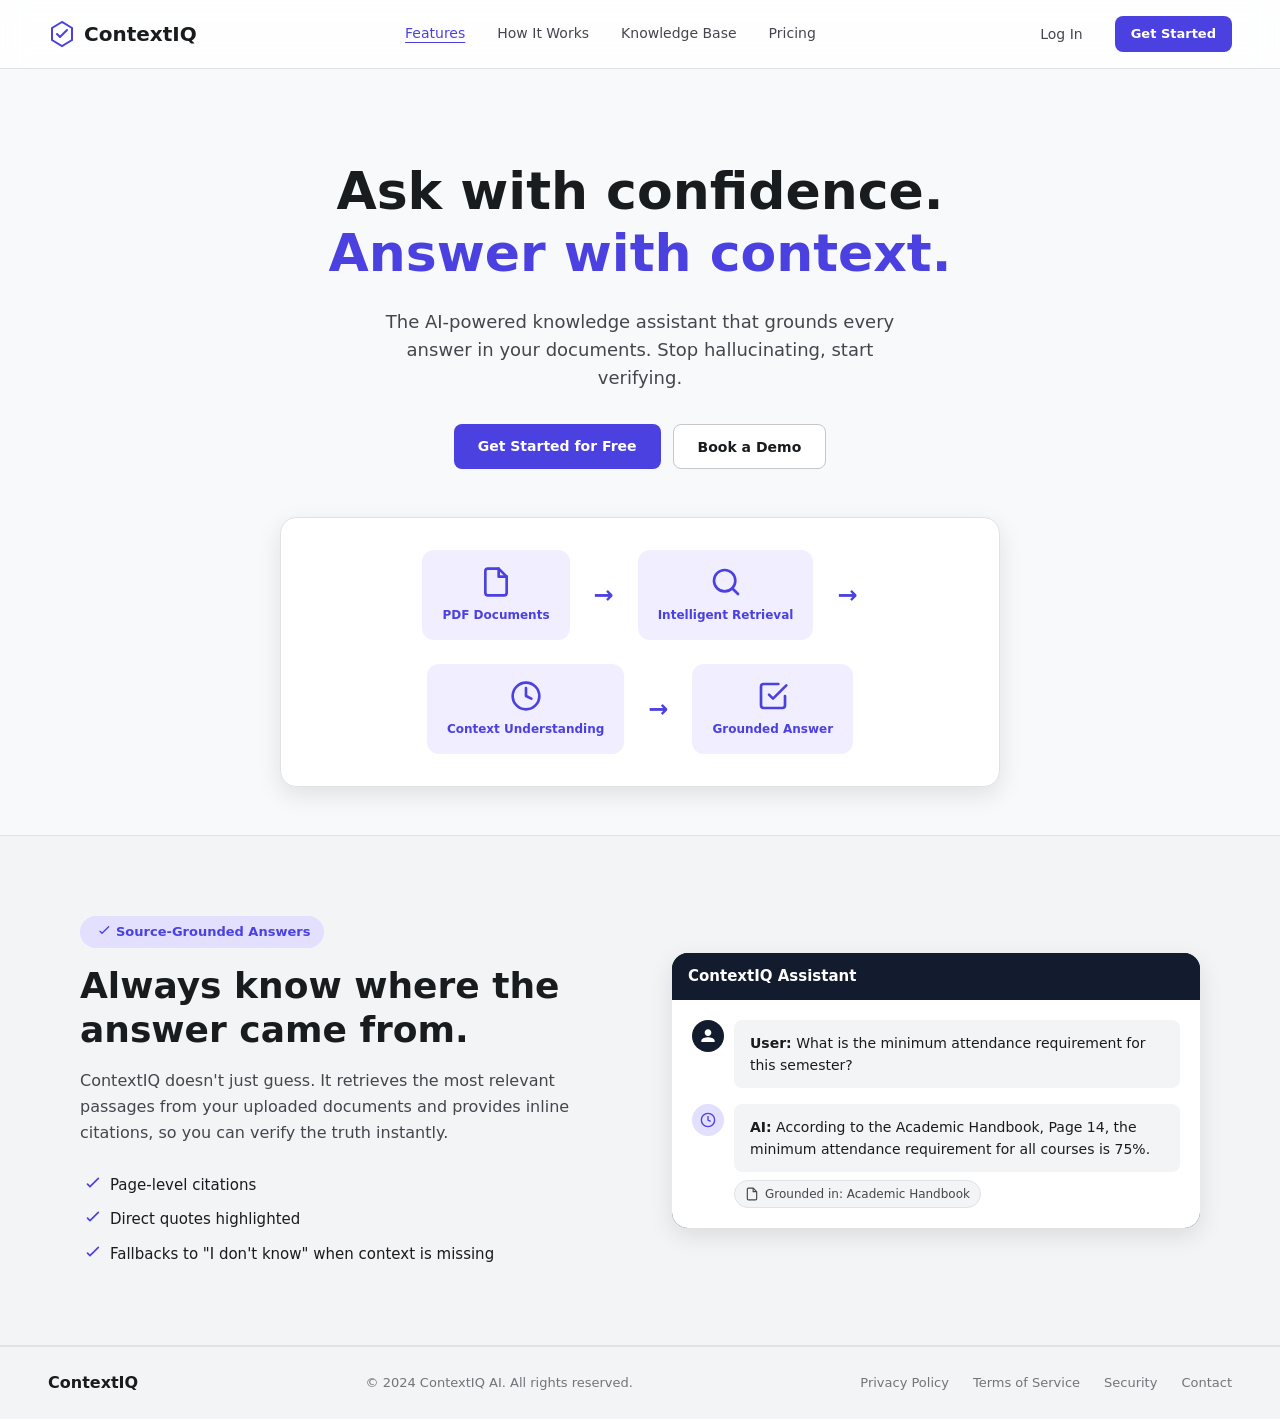
<file: frontend/index.html>
<!DOCTYPE html>
<html lang="en">
<head>
  <meta charset="UTF-8">
  <meta name="viewport" content="width=device-width, initial-scale=1.0">
  <meta name="description" content="ContextIQ — The AI-powered knowledge assistant that grounds every answer in your documents.">
  <title>ContextIQ — AI-Powered Knowledge Assistant</title>
  <link rel="stylesheet" href="css/styles.css">
</head>
<body>

  <!-- ==================== TOP NAV ==================== -->
  <nav class="landing-nav" role="navigation" aria-label="Main navigation">
    <a href="index.html" class="logo" aria-label="ContextIQ Home">
      <svg viewBox="0 0 28 28" fill="none" xmlns="http://www.w3.org/2000/svg"><path d="M14 2L4 8v12l10 6 10-6V8L14 2z" stroke="#4b41e1" stroke-width="2" fill="none"/><path d="M9 14l3 3 7-7" stroke="#4b41e1" stroke-width="2" stroke-linecap="round" stroke-linejoin="round"/></svg>
      ContextIQ
    </a>
    <div class="nav-links">
      <a href="#features" class="active">Features</a>
      <a href="#how-it-works">How It Works</a>
      <a href="knowledge-base.html">Knowledge Base</a>
      <a href="#pricing">Pricing</a>
    </div>
    <div class="nav-right">
      <button class="login-btn" aria-label="Log In">Log In</button>
      <a href="workspace.html" class="btn btn-primary btn-sm">Get Started</a>
    </div>
  </nav>

  <!-- ==================== MAIN ==================== -->
  <main class="landing-main">

    <!-- ---- Hero ---- -->
    <section class="hero" id="features">
      <h1 class="hero-headline">
        Ask with confidence.<br>
        <span class="accent">Answer with context.</span>
      </h1>
      <p class="hero-sub">
        The AI-powered knowledge assistant that grounds every answer in your documents. Stop hallucinating, start verifying.
      </p>
      <div class="hero-actions">
        <a href="workspace.html" class="btn btn-primary">Get Started for Free</a>
        <button class="btn btn-outline">Book a Demo</button>
      </div>

      <!-- Hero Visual — Pipeline -->
      <div class="hero-visual" id="how-it-works">
        <div class="hero-visual-inner">
          <div class="pipeline-step">
            <svg viewBox="0 0 24 24" fill="none" stroke="currentColor" stroke-width="2" stroke-linecap="round" stroke-linejoin="round"><path d="M14 2H6a2 2 0 00-2 2v16a2 2 0 002 2h12a2 2 0 002-2V8z"/><polyline points="14 2 14 8 20 8"/></svg>
            <span>PDF Documents</span>
          </div>
          <span class="pipeline-arrow">&rarr;</span>
          <div class="pipeline-step">
            <svg viewBox="0 0 24 24" fill="none" stroke="currentColor" stroke-width="2" stroke-linecap="round" stroke-linejoin="round"><circle cx="11" cy="11" r="8"/><path d="M21 21l-4.35-4.35"/></svg>
            <span>Intelligent Retrieval</span>
          </div>
          <span class="pipeline-arrow">&rarr;</span>
          <div class="pipeline-step">
            <svg viewBox="0 0 24 24" fill="none" stroke="currentColor" stroke-width="2" stroke-linecap="round" stroke-linejoin="round"><path d="M12 2a10 10 0 1010 10A10 10 0 0012 2z"/><path d="M12 6v6l4 2"/></svg>
            <span>Context Understanding</span>
          </div>
          <span class="pipeline-arrow">&rarr;</span>
          <div class="pipeline-step">
            <svg viewBox="0 0 24 24" fill="none" stroke="currentColor" stroke-width="2" stroke-linecap="round" stroke-linejoin="round"><path d="M9 11l3 3L22 4"/><path d="M21 12v7a2 2 0 01-2 2H5a2 2 0 01-2-2V5a2 2 0 012-2h11"/></svg>
            <span>Grounded Answer</span>
          </div>
        </div>
      </div>
    </section>

    <!-- ---- Trust / Source-Grounded ---- -->
    <section class="trust-section">
      <div class="trust-inner">
        <div class="trust-left">
          <div class="trust-badge">
            <svg viewBox="0 0 24 24" fill="none" stroke="currentColor" stroke-width="2" stroke-linecap="round" stroke-linejoin="round"><path d="M9 11l3 3L22 4"/></svg>
            Source-Grounded Answers
          </div>
          <h2 class="trust-heading">Always know where the answer came from.</h2>
          <p class="trust-desc">
            ContextIQ doesn't just guess. It retrieves the most relevant passages from your uploaded documents and provides inline citations, so you can verify the truth instantly.
          </p>
          <ul class="trust-features">
            <li>
              <svg viewBox="0 0 24 24" fill="none" stroke="currentColor" stroke-width="2" stroke-linecap="round" stroke-linejoin="round"><path d="M9 11l3 3L22 4"/></svg>
              Page-level citations
            </li>
            <li>
              <svg viewBox="0 0 24 24" fill="none" stroke="currentColor" stroke-width="2" stroke-linecap="round" stroke-linejoin="round"><path d="M9 11l3 3L22 4"/></svg>
              Direct quotes highlighted
            </li>
            <li>
              <svg viewBox="0 0 24 24" fill="none" stroke="currentColor" stroke-width="2" stroke-linecap="round" stroke-linejoin="round"><path d="M9 11l3 3L22 4"/></svg>
              Fallbacks to "I don't know" when context is missing
            </li>
          </ul>
        </div>
        <div class="trust-right">
          <div class="trust-preview">
            <div class="trust-preview-bar">ContextIQ Assistant</div>
            <div class="trust-preview-body">
              <div class="preview-msg">
                <div class="preview-avatar user-av">
                  <svg width="16" height="16" viewBox="0 0 24 24" fill="currentColor"><path d="M12 12c2.7 0 5-2.3 5-5s-2.3-5-5-5-5 2.3-5 5 2.3 5 5 5zm0 2c-3.3 0-10 1.7-10 5v2h20v-2c0-3.3-6.7-5-10-5z"/></svg>
                </div>
                <div class="preview-bubble"><strong>User:</strong> What is the minimum attendance requirement for this semester?</div>
              </div>
              <div class="preview-msg">
                <div class="preview-avatar ai-av">
                  <svg width="16" height="16" viewBox="0 0 24 24" fill="none" stroke="currentColor" stroke-width="2"><path d="M12 2a10 10 0 1010 10A10 10 0 0012 2z"/><path d="M12 6v6l4 2"/></svg>
                </div>
                <div>
                  <div class="preview-bubble"><strong>AI:</strong> According to the Academic Handbook, Page 14, the minimum attendance requirement for all courses is 75%.</div>
                  <div class="preview-source">
                    <svg viewBox="0 0 24 24" fill="none" stroke="currentColor" stroke-width="2"><path d="M14 2H6a2 2 0 00-2 2v16a2 2 0 002 2h12a2 2 0 002-2V8z"/><polyline points="14 2 14 8 20 8"/></svg>
                    Grounded in: Academic Handbook
                  </div>
                </div>
              </div>
            </div>
          </div>
        </div>
      </div>
    </section>

  </main>

  <!-- ==================== FOOTER ==================== -->
  <footer class="landing-footer">
    <div class="logo" style="font-size:16px;font-weight:700;">ContextIQ</div>
    <span class="footer-copy">&copy; 2024 ContextIQ AI. All rights reserved.</span>
    <div class="footer-links">
      <a href="#">Privacy Policy</a>
      <a href="#">Terms of Service</a>
      <a href="#">Security</a>
      <a href="#">Contact</a>
    </div>
  </footer>

</body>
</html>
</file>
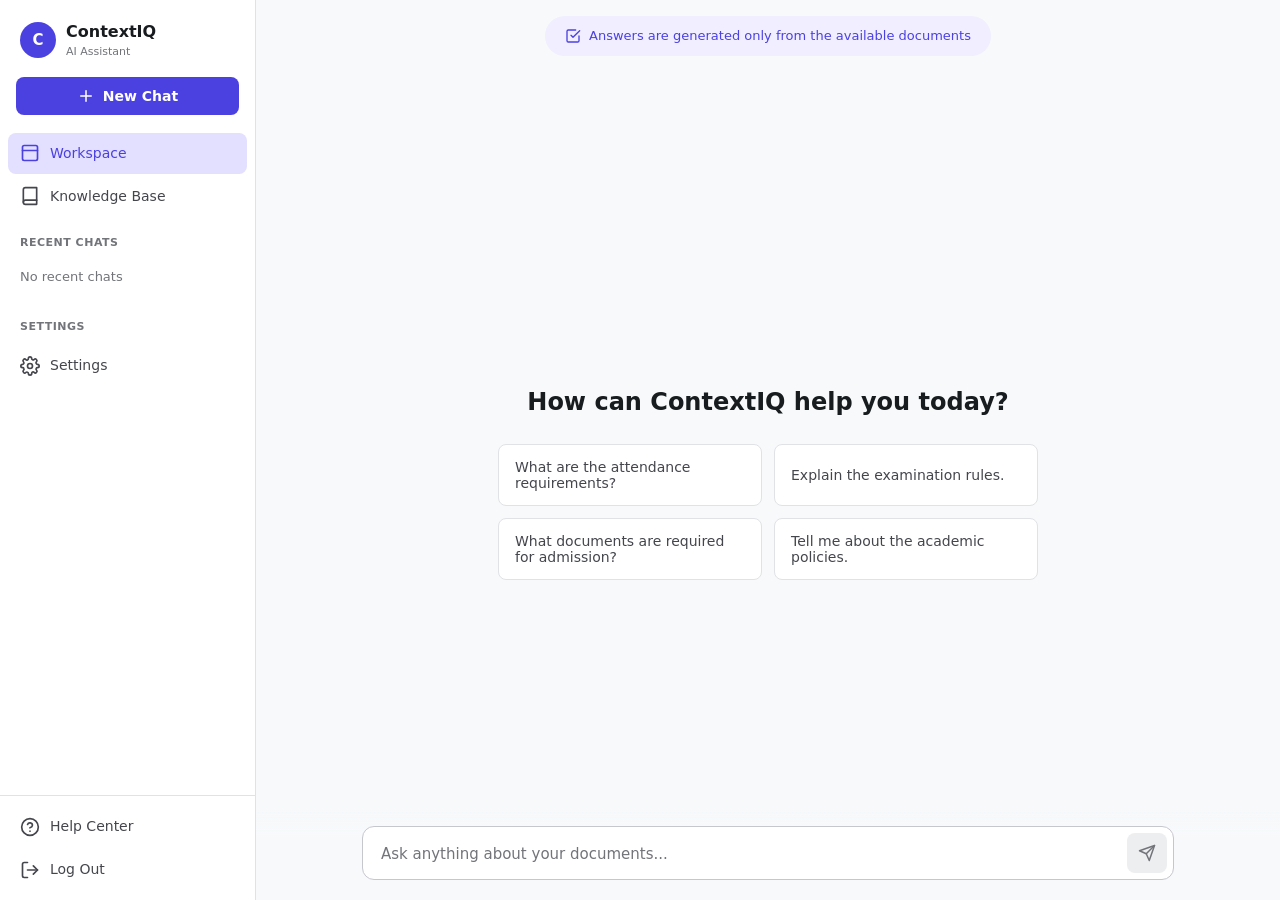
<file: frontend/workspace.html>
<!DOCTYPE html>
<html lang="en">
<head>
  <meta charset="UTF-8">
  <meta name="viewport" content="width=device-width, initial-scale=1.0">
  <meta name="description" content="ContextIQ Workspace — Ask questions grounded in your uploaded documents.">
  <title>Workspace — ContextIQ</title>
  <link rel="stylesheet" href="css/styles.css">
</head>
<body>

  <!-- ==================== MOBILE HEADER ==================== -->
  <div class="mobile-header">
    <button class="hamburger btn-icon" id="mobileMenuBtn" aria-label="Open menu">
      <svg width="24" height="24" viewBox="0 0 24 24" fill="none" stroke="currentColor" stroke-width="2" stroke-linecap="round"><line x1="3" y1="6" x2="21" y2="6"/><line x1="3" y1="12" x2="21" y2="12"/><line x1="3" y1="18" x2="21" y2="18"/></svg>
    </button>
    <span class="mobile-brand">ContextIQ</span>
  </div>

  <!-- ==================== SIDEBAR OVERLAY ==================== -->
  <div class="sidebar-overlay" id="sidebarOverlay"></div>

  <!-- ==================== SIDEBAR ==================== -->
  <aside class="sidebar" id="sidebar" role="navigation" aria-label="Sidebar navigation">
    <div class="sidebar-header">
      <a href="index.html" class="sidebar-logo-icon" aria-label="ContextIQ Home">C</a>
      <div class="sidebar-logo-text">
        <a href="index.html" class="brand">ContextIQ</a>
        <div class="subtitle">AI Assistant</div>
      </div>
    </div>

    <button class="sidebar-new-chat" id="newChatBtn" aria-label="Start new chat">
      <svg viewBox="0 0 24 24" fill="none" stroke="currentColor" stroke-width="2" stroke-linecap="round"><line x1="12" y1="5" x2="12" y2="19"/><line x1="5" y1="12" x2="19" y2="12"/></svg>
      New Chat
    </button>

    <nav class="sidebar-nav">
      <a href="workspace.html" class="sidebar-link active">
        <svg viewBox="0 0 24 24" fill="none" stroke="currentColor" stroke-width="2" stroke-linecap="round" stroke-linejoin="round"><rect x="3" y="3" width="18" height="18" rx="2"/><path d="M3 9h18"/></svg>
        Workspace
      </a>
      <a href="knowledge-base.html" class="sidebar-link">
        <svg viewBox="0 0 24 24" fill="none" stroke="currentColor" stroke-width="2" stroke-linecap="round" stroke-linejoin="round"><path d="M4 19.5A2.5 2.5 0 016.5 17H20"/><path d="M6.5 2H20v20H6.5A2.5 2.5 0 014 19.5v-15A2.5 2.5 0 016.5 2z"/></svg>
        Knowledge Base
      </a>

      <div class="sidebar-section-title">Recent Chats</div>
      <div id="recentChats">
        <!-- Populated by JS -->
      </div>

      <div class="sidebar-section-title" style="margin-top:8px;">Settings</div>
      <a href="#" class="sidebar-link" onclick="return false;">
        <svg viewBox="0 0 24 24" fill="none" stroke="currentColor" stroke-width="2" stroke-linecap="round" stroke-linejoin="round"><circle cx="12" cy="12" r="3"/><path d="M19.4 15a1.65 1.65 0 00.33 1.82l.06.06a2 2 0 01-2.83 2.83l-.06-.06a1.65 1.65 0 00-1.82-.33 1.65 1.65 0 00-1 1.51V21a2 2 0 01-4 0v-.09A1.65 1.65 0 009 19.4a1.65 1.65 0 00-1.82.33l-.06.06a2 2 0 01-2.83-2.83l.06-.06A1.65 1.65 0 004.68 15a1.65 1.65 0 00-1.51-1H3a2 2 0 010-4h.09A1.65 1.65 0 004.6 9a1.65 1.65 0 00-.33-1.82l-.06-.06a2 2 0 012.83-2.83l.06.06A1.65 1.65 0 009 4.68a1.65 1.65 0 001-1.51V3a2 2 0 014 0v.09a1.65 1.65 0 001 1.51 1.65 1.65 0 001.82-.33l.06-.06a2 2 0 012.83 2.83l-.06.06A1.65 1.65 0 0019.4 9a1.65 1.65 0 001.51 1H21a2 2 0 010 4h-.09a1.65 1.65 0 00-1.51 1z"/></svg>
        Settings
      </a>
    </nav>

    <div class="sidebar-bottom">
      <a href="#" class="sidebar-link" onclick="return false;">
        <svg viewBox="0 0 24 24" fill="none" stroke="currentColor" stroke-width="2" stroke-linecap="round" stroke-linejoin="round"><circle cx="12" cy="12" r="10"/><path d="M9.09 9a3 3 0 015.83 1c0 2-3 3-3 3"/><line x1="12" y1="17" x2="12.01" y2="17"/></svg>
        Help Center
      </a>
      <a href="index.html" class="sidebar-link">
        <svg viewBox="0 0 24 24" fill="none" stroke="currentColor" stroke-width="2" stroke-linecap="round" stroke-linejoin="round"><path d="M9 21H5a2 2 0 01-2-2V5a2 2 0 012-2h4"/><polyline points="16 17 21 12 16 7"/><line x1="21" y1="12" x2="9" y2="12"/></svg>
        Log Out
      </a>
    </div>
  </aside>

  <!-- ==================== MAIN CONTENT ==================== -->
  <div class="main-content">
    <div class="chat-container">

      <!-- Trust Banner -->
      <div class="trust-banner">
        <svg viewBox="0 0 24 24" fill="none" stroke="currentColor" stroke-width="2" stroke-linecap="round" stroke-linejoin="round"><path d="M9 11l3 3L22 4"/><path d="M21 12v7a2 2 0 01-2 2H5a2 2 0 01-2-2V5a2 2 0 012-2h11"/></svg>
        Answers are generated only from the available documents
      </div>

      <!-- Empty State -->
      <div class="empty-state" id="emptyState">
        <h2>How can ContextIQ help you today?</h2>
        <div class="suggested-questions" id="suggestedQuestions">
          <button class="suggested-q" data-question="What are the attendance requirements?">What are the attendance requirements?</button>
          <button class="suggested-q" data-question="Explain the examination rules.">Explain the examination rules.</button>
          <button class="suggested-q" data-question="What documents are required for admission?">What documents are required for admission?</button>
          <button class="suggested-q" data-question="Tell me about the academic policies.">Tell me about the academic policies.</button>
        </div>
      </div>

      <!-- Messages Area -->
      <div class="messages-area" id="messagesArea" style="display:none;"></div>

    </div>

    <!-- Chat Composer -->
    <div class="chat-composer">
      <div class="composer-inner">
        <textarea class="composer-input" id="chatInput" placeholder="Ask anything about your documents..." rows="1" aria-label="Type your message"></textarea>
        <button class="send-btn" id="sendBtn" disabled aria-label="Send message">
          <svg viewBox="0 0 24 24" fill="none" stroke="currentColor" stroke-width="2" stroke-linecap="round" stroke-linejoin="round"><line x1="22" y1="2" x2="11" y2="13"/><polygon points="22 2 15 22 11 13 2 9 22 2"/></svg>
        </button>
      </div>
    </div>
  </div>

  <script src="js/app.js"></script>
</body>
</html>
</file>
<file: frontend/css/styles.css>
/* ============================================
   ContextIQ Design System — Pure CSS
   ============================================ */

/* ----- Reset & Base ----- */
*, *::before, *::after { box-sizing: border-box; margin: 0; padding: 0; }

:root {
  --bg: #f7f9fb;
  --white: #ffffff;
  --surface-low: #f2f4f6;
  --surface: #eceef0;
  --text: #191c1e;
  --text-secondary: #45464d;
  --text-muted: #72747a;
  --border: #c6c6cd;
  --border-light: #e0e2e5;
  --deep-navy: #131b2e;
  --indigo: #4b41e1;
  --indigo-hover: #3d35c4;
  --indigo-container: #645efb;
  --light-indigo: #e2dfff;
  --indigo-bg: #f0eeff;
  --success: #2e7d32;
  --success-bg: #e8f5e9;
  --danger: #c62828;
  --danger-bg: #ffebee;
  --warning: #ef6c00;
  --sidebar-width: 256px;
  --shadow-sm: 0 1px 3px rgba(0,0,0,0.06);
  --shadow-md: 0 4px 12px rgba(0,0,0,0.08);
  --shadow-lg: 0 8px 24px rgba(0,0,0,0.1);
  --radius-sm: 8px;
  --radius-md: 12px;
  --radius-lg: 16px;
  --radius-xl: 24px;
  --font: Inter, system-ui, -apple-system, BlinkMacSystemFont, "Segoe UI", sans-serif;
}

html { font-size: 16px; scroll-behavior: smooth; }

body {
  font-family: var(--font);
  background: var(--bg);
  color: var(--text);
  line-height: 1.5;
  -webkit-font-smoothing: antialiased;
  -moz-osx-font-smoothing: grayscale;
}

a { text-decoration: none; color: inherit; }
button { font-family: var(--font); cursor: pointer; border: none; background: none; }
input, textarea { font-family: var(--font); }
img { max-width: 100%; display: block; }

/* ----- Typography ----- */
.display { font-size: 48px; line-height: 56px; font-weight: 700; }
.headline { font-size: 32px; line-height: 40px; font-weight: 600; }
.subhead { font-size: 24px; line-height: 32px; font-weight: 600; }
.body-text { font-size: 16px; line-height: 24px; font-weight: 400; }
.small-text { font-size: 14px; line-height: 20px; font-weight: 400; }
.tiny-text { font-size: 12px; line-height: 16px; font-weight: 500; }
.text-secondary { color: var(--text-secondary); }
.text-muted { color: var(--text-muted); }

/* ============================================
   LANDING PAGE
   ============================================ */

/* Top Nav */
.landing-nav {
  position: fixed; top: 0; left: 0; width: 100%; z-index: 50;
  display: flex; align-items: center; justify-content: space-between;
  padding: 16px 48px;
  background: rgba(255,255,255,0.85);
  backdrop-filter: blur(12px);
  border-bottom: 1px solid var(--border-light);
}

.landing-nav .logo {
  display: flex; align-items: center; gap: 8px;
  font-size: 20px; font-weight: 700; color: var(--text);
}

.landing-nav .logo svg { width: 28px; height: 28px; }

.nav-links { display: flex; align-items: center; gap: 32px; }
.nav-links a {
  font-size: 14px; font-weight: 500; color: var(--text-secondary);
  transition: color 0.2s;
}
.nav-links a:hover, .nav-links a.active {
  color: var(--indigo); text-decoration: underline; text-underline-offset: 4px;
}

.nav-right { display: flex; align-items: center; gap: 16px; }
.nav-right .login-btn {
  font-size: 14px; font-weight: 500; color: var(--text-secondary);
  padding: 8px 16px; transition: color 0.2s;
}
.nav-right .login-btn:hover { color: var(--indigo); }

/* Buttons (shared) */
.btn {
  display: inline-flex; align-items: center; justify-content: center; gap: 8px;
  padding: 12px 24px; border-radius: var(--radius-sm);
  font-size: 14px; font-weight: 600;
  transition: all 0.2s ease;
}
.btn-primary {
  background: var(--indigo); color: var(--white);
}
.btn-primary:hover { background: var(--indigo-hover); transform: translateY(-1px); box-shadow: var(--shadow-md); }
.btn-outline {
  background: var(--white); color: var(--text); border: 1px solid var(--border);
}
.btn-outline:hover { border-color: var(--indigo); color: var(--indigo); }
.btn-danger { background: var(--danger); color: var(--white); }
.btn-danger:hover { background: #b71c1c; }
.btn-ghost { background: transparent; color: var(--text-secondary); padding: 8px 12px; }
.btn-ghost:hover { background: var(--surface-low); color: var(--text); }
.btn-sm { padding: 8px 16px; font-size: 13px; }
.btn-icon {
  width: 36px; height: 36px; padding: 0;
  display: inline-flex; align-items: center; justify-content: center;
  border-radius: var(--radius-sm); transition: background 0.2s;
}
.btn-icon:hover { background: var(--surface-low); }

/* Hero */
.landing-main { padding-top: 80px; }
.hero {
  display: flex; flex-direction: column; align-items: center;
  text-align: center; padding: 80px 24px 48px;
}
.hero-headline {
  font-size: 52px; line-height: 62px; font-weight: 700;
  color: var(--text); margin-bottom: 8px;
}
.hero-headline .accent { color: var(--indigo); }
.hero-sub {
  max-width: 520px; font-size: 18px; line-height: 28px;
  color: var(--text-secondary); margin: 16px 0 32px;
}
.hero-actions { display: flex; gap: 12px; flex-wrap: wrap; justify-content: center; }

/* Hero Visual */
.hero-visual {
  margin: 48px auto 0; max-width: 720px; width: 100%;
  background: var(--white); border: 1px solid var(--border-light);
  border-radius: var(--radius-lg); overflow: hidden;
  box-shadow: var(--shadow-lg);
}
.hero-visual-inner {
  padding: 32px;
  display: flex; align-items: center; justify-content: center; gap: 24px;
  flex-wrap: wrap;
}
.pipeline-step {
  display: flex; flex-direction: column; align-items: center; gap: 8px;
  padding: 16px 20px; background: var(--indigo-bg); border-radius: var(--radius-md);
  min-width: 130px; text-align: center;
}
.pipeline-step svg { width: 32px; height: 32px; color: var(--indigo); }
.pipeline-step span { font-size: 12px; font-weight: 600; color: var(--indigo); }
.pipeline-arrow { color: var(--indigo); font-size: 24px; font-weight: 700; }

/* Trust Section */
.trust-section {
  padding: 80px 48px; background: var(--surface-low);
  border-top: 1px solid var(--border-light);
  border-bottom: 1px solid var(--border-light);
}
.trust-inner {
  max-width: 1120px; margin: 0 auto;
  display: grid; grid-template-columns: 1fr 1fr; gap: 64px; align-items: center;
}
.trust-badge {
  display: inline-flex; align-items: center; gap: 6px;
  background: var(--light-indigo); color: var(--indigo);
  padding: 6px 14px; border-radius: 100px;
  font-size: 13px; font-weight: 600; margin-bottom: 16px;
}
.trust-badge svg { width: 16px; height: 16px; }
.trust-heading { font-size: 36px; line-height: 44px; font-weight: 700; margin-bottom: 16px; }
.trust-desc { font-size: 16px; line-height: 26px; color: var(--text-secondary); margin-bottom: 28px; }
.trust-features { list-style: none; display: flex; flex-direction: column; gap: 12px; }
.trust-features li {
  display: flex; align-items: center; gap: 10px;
  font-size: 15px; color: var(--text);
}
.trust-features li svg { width: 20px; height: 20px; color: var(--indigo); flex-shrink: 0; }
.trust-preview {
  border-radius: var(--radius-lg); overflow: hidden;
  box-shadow: var(--shadow-lg); background: var(--deep-navy);
}
.trust-preview-inner { padding: 24px; }
.trust-preview-bar {
  background: var(--deep-navy); color: var(--white);
  padding: 12px 16px; font-weight: 600; font-size: 15px;
  border-radius: var(--radius-sm) var(--radius-sm) 0 0;
}
.trust-preview-body {
  background: var(--white); padding: 20px;
  border-radius: 0 0 var(--radius-sm) var(--radius-sm);
}
.preview-msg { display: flex; align-items: flex-start; gap: 10px; margin-bottom: 16px; }
.preview-msg:last-child { margin-bottom: 0; }
.preview-avatar {
  width: 32px; height: 32px; border-radius: 50%;
  display: flex; align-items: center; justify-content: center; flex-shrink: 0;
}
.preview-avatar.user-av { background: var(--deep-navy); color: var(--white); }
.preview-avatar.ai-av { background: var(--light-indigo); color: var(--indigo); }
.preview-bubble {
  background: var(--surface-low); padding: 12px 16px;
  border-radius: var(--radius-sm); font-size: 14px; line-height: 22px;
}
.preview-bubble strong { font-weight: 600; }
.preview-source {
  display: inline-flex; align-items: center; gap: 6px;
  background: var(--surface-low); border: 1px solid var(--border-light);
  padding: 4px 10px; border-radius: 100px;
  font-size: 12px; font-weight: 500; color: var(--text-secondary); margin-top: 8px;
}
.preview-source svg { width: 14px; height: 14px; }

/* Footer */
.landing-footer {
  display: flex; justify-content: space-between; align-items: center;
  padding: 24px 48px; border-top: 1px solid var(--border-light);
  background: var(--surface-low);
}
.landing-footer .logo { font-size: 18px; font-weight: 700; }
.footer-copy { font-size: 13px; color: var(--text-muted); }
.footer-links { display: flex; gap: 24px; }
.footer-links a { font-size: 13px; color: var(--text-muted); transition: color 0.2s; }
.footer-links a:hover { color: var(--indigo); }

/* ============================================
   WORKSPACE (Chat) & KNOWLEDGE BASE
   ============================================ */

/* Sidebar */
.sidebar {
  position: fixed; top: 0; left: 0;
  width: var(--sidebar-width); height: 100vh;
  background: var(--white);
  border-right: 1px solid var(--border-light);
  display: flex; flex-direction: column;
  z-index: 40; transition: transform 0.3s ease;
}

.sidebar-header {
  padding: 20px 20px 16px;
  display: flex; align-items: center; gap: 10px;
}
.sidebar-logo-icon {
  width: 36px; height: 36px; border-radius: 50%;
  background: var(--indigo); color: var(--white);
  display: flex; align-items: center; justify-content: center;
  font-size: 15px; font-weight: 700;
}
.sidebar-logo-text .brand { font-size: 16px; font-weight: 700; color: var(--text); }
.sidebar-logo-text .subtitle { font-size: 11px; color: var(--text-muted); }

.sidebar-new-chat {
  margin: 0 16px 16px;
  display: flex; align-items: center; justify-content: center; gap: 8px;
  padding: 10px 16px; border-radius: var(--radius-sm);
  background: var(--indigo); color: var(--white);
  font-size: 14px; font-weight: 600; transition: background 0.2s;
}
.sidebar-new-chat:hover { background: var(--indigo-hover); }
.sidebar-new-chat svg { width: 18px; height: 18px; }

.sidebar-nav { flex: 1; overflow-y: auto; padding: 0 8px; }
.sidebar-section-title {
  font-size: 11px; font-weight: 600; color: var(--text-muted);
  text-transform: uppercase; letter-spacing: 0.5px;
  padding: 16px 12px 8px;
}
.sidebar-link {
  display: flex; align-items: center; gap: 10px;
  padding: 10px 12px; margin: 2px 0;
  border-radius: var(--radius-sm);
  font-size: 14px; color: var(--text-secondary);
  transition: all 0.15s;
}
.sidebar-link:hover { background: var(--surface-low); color: var(--text); }
.sidebar-link.active { background: var(--light-indigo); color: var(--indigo); font-weight: 500; }
.sidebar-link svg { width: 20px; height: 20px; flex-shrink: 0; }

.sidebar-bottom {
  border-top: 1px solid var(--border-light);
  padding: 8px;
}

/* Sidebar overlay (mobile) */
.sidebar-overlay {
  display: none; position: fixed; inset: 0;
  background: rgba(0,0,0,0.35); z-index: 39;
}
.sidebar-overlay.visible { display: block; }

/* Mobile hamburger */
.mobile-header {
  display: none; position: fixed; top: 0; left: 0; right: 0;
  background: var(--white); border-bottom: 1px solid var(--border-light);
  padding: 12px 16px; z-index: 35;
  align-items: center; gap: 12px;
}
.mobile-header .hamburger { width: 32px; height: 32px; }
.mobile-header .mobile-brand { font-size: 16px; font-weight: 700; }

/* Main content */
.main-content {
  margin-left: var(--sidebar-width);
  min-height: 100vh; display: flex; flex-direction: column;
}

/* ============================================
   CHAT WORKSPACE
   ============================================ */
.chat-container {
  flex: 1; display: flex; flex-direction: column;
  max-width: 860px; width: 100%; margin: 0 auto; padding: 0 24px;
}

.trust-banner {
  display: flex; align-items: center; justify-content: center; gap: 8px;
  padding: 10px 20px; margin: 16px auto 8px;
  background: var(--indigo-bg); color: var(--indigo);
  border-radius: 100px; font-size: 13px; font-weight: 500;
}
.trust-banner svg { width: 16px; height: 16px; }

/* Empty state */
.empty-state {
  flex: 1; display: flex; flex-direction: column;
  align-items: center; justify-content: center; gap: 24px;
  padding: 40px 24px;
}
.empty-state h2 { font-size: 24px; font-weight: 600; color: var(--text); }
.suggested-questions {
  display: grid; grid-template-columns: 1fr 1fr; gap: 12px;
  max-width: 540px; width: 100%;
}
.suggested-q {
  padding: 14px 16px; border-radius: var(--radius-sm);
  border: 1px solid var(--border-light); background: var(--white);
  font-size: 14px; color: var(--text-secondary); text-align: left;
  transition: all 0.2s; cursor: pointer;
}
.suggested-q:hover {
  border-color: var(--indigo); color: var(--indigo); background: var(--indigo-bg);
}

/* Messages area */
.messages-area {
  flex: 1; overflow-y: auto; padding: 16px 0 120px;
  display: flex; flex-direction: column; gap: 24px;
}

.msg { display: flex; gap: 12px; align-items: flex-start; }
.msg.user-msg { flex-direction: row-reverse; }
.msg-avatar {
  width: 32px; height: 32px; border-radius: 50%;
  display: flex; align-items: center; justify-content: center; flex-shrink: 0;
}
.msg.user-msg .msg-avatar { background: var(--surface); color: var(--text-secondary); }
.msg.ai-msg .msg-avatar { background: var(--indigo); color: var(--white); }
.msg-avatar svg { width: 18px; height: 18px; }

.msg-body { max-width: 680px; }
.msg-bubble {
  padding: 14px 18px; border-radius: var(--radius-md);
  font-size: 15px; line-height: 24px;
}
.msg.user-msg .msg-bubble {
  background: var(--surface-low); color: var(--text);
  border-top-right-radius: 4px;
}
.msg.ai-msg .msg-bubble {
  background: var(--white); color: var(--text);
  border: 1px solid var(--border-light);
  border-top-left-radius: 4px;
}

.msg-source {
  display: inline-flex; align-items: center; gap: 6px;
  padding: 4px 12px; margin-top: 8px;
  background: var(--surface-low); border: 1px solid var(--border-light);
  border-radius: 100px;
  font-size: 12px; font-weight: 500; color: var(--text-secondary);
}
.msg-source svg { width: 14px; height: 14px; }

/* Status indicator */
.typing-indicator {
  display: flex; align-items: center; gap: 10px;
  padding: 14px 18px; background: var(--white);
  border: 1px solid var(--border-light);
  border-radius: var(--radius-md); max-width: 320px;
}
.typing-dots { display: flex; gap: 4px; }
.typing-dots span {
  width: 6px; height: 6px; background: var(--indigo); border-radius: 50%;
  animation: bounce 1.4s infinite both;
}
.typing-dots span:nth-child(2) { animation-delay: 0.16s; }
.typing-dots span:nth-child(3) { animation-delay: 0.32s; }
@keyframes bounce {
  0%, 80%, 100% { transform: scale(0.5); opacity: 0.4; }
  40% { transform: scale(1); opacity: 1; }
}
.typing-text { font-size: 13px; color: var(--text-muted); }

/* Chat Composer */
.chat-composer {
  position: fixed; bottom: 0; left: var(--sidebar-width); right: 0;
  padding: 16px 24px 20px;
  background: linear-gradient(transparent, var(--bg) 30%);
}
.composer-inner {
  max-width: 812px; margin: 0 auto;
  display: flex; align-items: flex-end; gap: 12px;
  background: var(--white); border: 1px solid var(--border);
  border-radius: var(--radius-md); padding: 6px 6px 6px 18px;
  transition: border-color 0.2s;
}
.composer-inner:focus-within { border-color: var(--indigo); box-shadow: 0 0 0 3px rgba(75,65,225,0.12); }
.composer-input {
  flex: 1; border: none; outline: none; resize: none;
  font-size: 15px; line-height: 22px; background: transparent;
  padding: 8px 0; max-height: 120px; min-height: 22px;
  color: var(--text);
}
.composer-input::placeholder { color: var(--text-muted); }
.send-btn {
  width: 40px; height: 40px; border-radius: var(--radius-sm);
  background: var(--indigo); color: var(--white);
  display: flex; align-items: center; justify-content: center;
  transition: all 0.2s; flex-shrink: 0;
}
.send-btn:hover { background: var(--indigo-hover); }
.send-btn:disabled { background: var(--surface); color: var(--text-muted); cursor: default; }
.send-btn svg { width: 18px; height: 18px; }

/* ============================================
   KNOWLEDGE BASE
   ============================================ */
.kb-container { padding: 32px 40px 80px; }

.kb-header {
  display: flex; justify-content: space-between; align-items: flex-start;
  margin-bottom: 28px;
}
.kb-header h1 { font-size: 32px; font-weight: 600; margin-bottom: 4px; }
.kb-header p { font-size: 15px; color: var(--text-secondary); }
.kb-upload-btn {
  display: inline-flex; align-items: center; gap: 8px;
  padding: 10px 20px; background: var(--indigo); color: var(--white);
  border-radius: var(--radius-sm); font-size: 14px; font-weight: 600;
  transition: background 0.2s;
}
.kb-upload-btn:hover { background: var(--indigo-hover); }
.kb-upload-btn svg { width: 18px; height: 18px; }

/* Stats cards */
.kb-stats {
  display: grid; grid-template-columns: repeat(3, 1fr); gap: 16px;
  margin-bottom: 28px;
}
.stat-card {
  background: var(--white); border: 1px solid var(--border-light);
  border-radius: var(--radius-md); padding: 20px 24px;
  display: flex; align-items: center; gap: 16px;
}
.stat-icon {
  width: 44px; height: 44px; border-radius: var(--radius-sm);
  background: var(--light-indigo); color: var(--indigo);
  display: flex; align-items: center; justify-content: center;
}
.stat-icon svg { width: 22px; height: 22px; }
.stat-label { font-size: 11px; font-weight: 600; text-transform: uppercase; letter-spacing: 0.5px; color: var(--text-muted); }
.stat-value { font-size: 28px; font-weight: 700; color: var(--text); }

/* Upload Zone */
.upload-zone {
  background: var(--white); border: 2px dashed var(--border);
  border-radius: var(--radius-md); padding: 48px 24px;
  text-align: center; margin-bottom: 28px;
  cursor: pointer; transition: all 0.2s;
}
.upload-zone:hover, .upload-zone.drag-over {
  border-color: var(--indigo); background: var(--indigo-bg);
}
.upload-zone-icon {
  width: 56px; height: 56px; margin: 0 auto 16px;
  background: var(--surface-low); border-radius: var(--radius-sm);
  display: flex; align-items: center; justify-content: center;
  color: var(--text-muted);
}
.upload-zone-icon svg { width: 28px; height: 28px; }
.upload-zone h3 { font-size: 18px; font-weight: 600; margin-bottom: 8px; }
.upload-zone p { font-size: 14px; color: var(--text-secondary); margin-bottom: 20px; }
.upload-zone .browse-btn {
  padding: 10px 24px; border: 1px solid var(--border);
  border-radius: var(--radius-sm); background: var(--white);
  font-size: 14px; font-weight: 500; color: var(--text);
  transition: all 0.2s;
}
.upload-zone .browse-btn:hover { border-color: var(--indigo); color: var(--indigo); }

.upload-progress {
  background: var(--white); border: 1px solid var(--border-light);
  border-radius: var(--radius-md); padding: 16px 20px; margin-bottom: 16px;
  display: flex; align-items: center; gap: 16px;
}
.upload-progress .file-info { flex: 1; }
.upload-progress .file-name { font-size: 14px; font-weight: 500; }
.upload-progress .progress-bar {
  height: 4px; background: var(--surface-low); border-radius: 100px; margin-top: 6px;
}
.upload-progress .progress-fill {
  height: 100%; background: var(--indigo); border-radius: 100px; transition: width 0.3s;
}
.upload-progress .upload-status { font-size: 13px; color: var(--text-muted); }

/* Documents Table */
.docs-table-wrap {
  background: var(--white); border: 1px solid var(--border-light);
  border-radius: var(--radius-md); overflow: hidden;
}
.docs-table-header {
  display: flex; justify-content: space-between; align-items: center;
  padding: 16px 20px; border-bottom: 1px solid var(--border-light);
}
.docs-table-header h3 {
  font-size: 11px; font-weight: 600; text-transform: uppercase;
  letter-spacing: 0.5px; color: var(--text-muted);
}
.docs-table-actions { display: flex; align-items: center; gap: 8px; }
.search-input-wrap {
  display: flex; align-items: center; gap: 6px;
  padding: 6px 12px; border: 1px solid var(--border-light);
  border-radius: var(--radius-sm); background: var(--white);
}
.search-input-wrap svg { width: 16px; height: 16px; color: var(--text-muted); }
.search-input-wrap input {
  border: none; outline: none; font-size: 13px; background: transparent;
  width: 160px; color: var(--text);
}
.search-input-wrap input::placeholder { color: var(--text-muted); }

.docs-table { width: 100%; border-collapse: collapse; }
.docs-table th {
  text-align: left; padding: 12px 20px; font-size: 12px; font-weight: 600;
  text-transform: uppercase; letter-spacing: 0.3px; color: var(--text-muted);
  border-bottom: 1px solid var(--border-light); background: var(--surface-low);
}
.docs-table td {
  padding: 14px 20px; font-size: 14px; border-bottom: 1px solid var(--border-light);
  vertical-align: middle;
}
.docs-table tr:last-child td { border-bottom: none; }
.docs-table tr:hover td { background: var(--surface-low); }

.doc-name { display: flex; align-items: center; gap: 10px; }
.doc-name svg { width: 20px; height: 20px; color: var(--danger); flex-shrink: 0; }

.status-badge {
  display: inline-flex; align-items: center; gap: 5px;
  padding: 4px 10px; border-radius: 100px;
  font-size: 12px; font-weight: 500;
}
.status-badge.indexed { background: var(--success-bg); color: var(--success); }
.status-badge.processing { background: #fff3e0; color: var(--warning); }
.status-dot {
  width: 6px; height: 6px; border-radius: 50%; background: currentColor;
}

.delete-btn {
  width: 32px; height: 32px; border-radius: var(--radius-sm);
  display: inline-flex; align-items: center; justify-content: center;
  color: var(--text-muted); transition: all 0.2s;
}
.delete-btn:hover { background: var(--danger-bg); color: var(--danger); }
.delete-btn svg { width: 18px; height: 18px; }

/* KB Bottom Actions */
.kb-bottom-actions {
  display: flex; gap: 12px; margin-top: 20px; justify-content: flex-end;
}

/* Empty table state */
.docs-empty {
  padding: 48px 24px; text-align: center; color: var(--text-muted);
  font-size: 14px;
}

/* ============================================
   MODAL
   ============================================ */
.modal-overlay {
  display: none; position: fixed; inset: 0;
  background: rgba(0,0,0,0.4); z-index: 100;
  align-items: center; justify-content: center;
}
.modal-overlay.visible { display: flex; }
.modal {
  background: var(--white); border-radius: var(--radius-md);
  padding: 28px; max-width: 420px; width: 90%;
  box-shadow: var(--shadow-lg);
}
.modal h3 { font-size: 18px; font-weight: 600; margin-bottom: 12px; }
.modal p { font-size: 14px; color: var(--text-secondary); margin-bottom: 24px; line-height: 22px; }
.modal-actions { display: flex; gap: 12px; justify-content: flex-end; }

/* ============================================
   RESPONSIVE
   ============================================ */
@media (max-width: 1024px) {
  .trust-inner { grid-template-columns: 1fr; gap: 40px; }
  .landing-nav { padding: 12px 24px; }
  .nav-links { gap: 20px; }
  .kb-stats { grid-template-columns: 1fr 1fr; }
  .suggested-questions { grid-template-columns: 1fr; }
}

@media (max-width: 768px) {
  .sidebar { transform: translateX(-100%); }
  .sidebar.open { transform: translateX(0); }
  .sidebar-overlay.visible { display: block; }
  .mobile-header { display: flex; }

  .main-content { margin-left: 0; padding-top: 56px; }
  .chat-composer { left: 0; }

  .landing-nav { padding: 12px 16px; }
  .nav-links { display: none; }
  .hero-headline { font-size: 36px; line-height: 44px; }
  .hero { padding: 48px 16px 32px; }
  .trust-section { padding: 48px 16px; }
  .trust-heading { font-size: 28px; line-height: 36px; }
  .landing-footer { flex-direction: column; gap: 12px; text-align: center; padding: 20px 16px; }
  .footer-links { flex-wrap: wrap; justify-content: center; }

  .kb-container { padding: 24px 16px 80px; }
  .kb-header { flex-direction: column; gap: 16px; }
  .kb-stats { grid-template-columns: 1fr; }
  .docs-table-header { flex-direction: column; gap: 12px; align-items: flex-start; }

  .hero-visual-inner { flex-direction: column; }
  .pipeline-arrow { transform: rotate(90deg); }
}

/* Focus styles for accessibility */
*:focus-visible {
  outline: 2px solid var(--indigo);
  outline-offset: 2px;
}
button:focus-visible, a:focus-visible {
  outline: 2px solid var(--indigo);
  outline-offset: 2px;
}

/* Scrollbar */
::-webkit-scrollbar { width: 6px; }
::-webkit-scrollbar-track { background: transparent; }
::-webkit-scrollbar-thumb { background: var(--border); border-radius: 100px; }
::-webkit-scrollbar-thumb:hover { background: var(--text-muted); }
</file>
